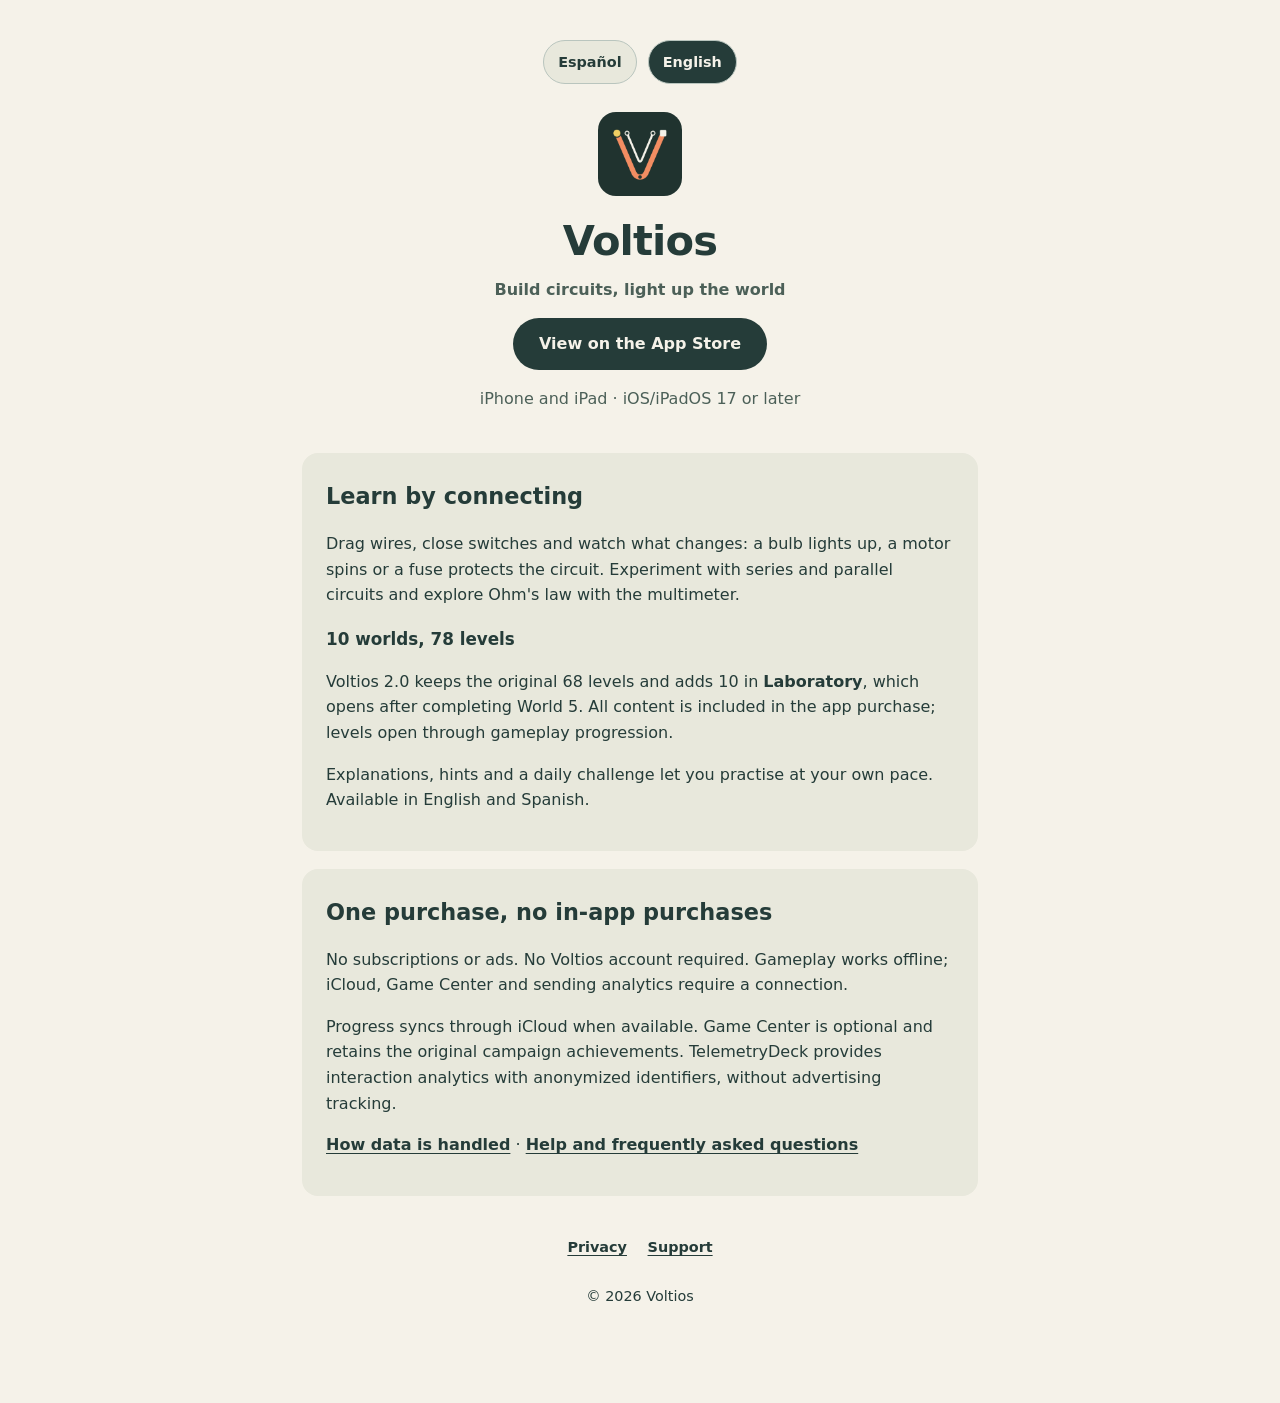
<file: index.html>
<!DOCTYPE html>
<html lang="es">
<head>
<meta charset="utf-8">
<meta name="viewport" content="width=device-width, initial-scale=1">
<title>Voltios — Aprende circuitos jugando</title>
<meta name="description" content="Voltios 2.0: 10 mundos y 78 niveles para aprender electricidad. Laboratorio se abre tras el mundo 5. Compra única, sin suscripciones ni anuncios.">
<link rel="canonical" href="https://inoguerols.github.io/voltios-web/">
<link rel="icon" type="image/png" href="app-icon.png">
<link rel="apple-touch-icon" href="app-icon.png">
<link rel="stylesheet" href="style.css">
</head>
<body class="lang-es">
<div class="wrap">
  <nav class="lang-switch" aria-label="Idioma / Language">
    <button type="button" lang="es" data-lang="es" aria-pressed="true" onclick="setLang('es')">Español</button>
    <button type="button" lang="en" data-lang="en" aria-pressed="false" onclick="setLang('en')">English</button>
  </nav>
  <header class="hero">
    <img class="logo" src="app-icon.png" width="84" height="84" alt="">
    <h1>Voltios</h1>
    <p class="tagline"><span class="es" lang="es">Construye circuitos, enciende el mundo</span><span class="en" lang="en">Build circuits, light up the world</span></p>
    <p><a class="btn" href="https://apps.apple.com/es/app/voltios-puzzles-de-circuitos/id6779986359"><span class="es" lang="es">Ver en App Store</span><span class="en" lang="en">View on the App Store</span></a></p>
    <p class="muted"><span class="es" lang="es">iPhone y iPad · iOS/iPadOS 17 o posterior</span><span class="en" lang="en">iPhone and iPad · iOS/iPadOS 17 or later</span></p>
  </header>
  <main id="content">
    <section class="card">
      <div class="es" lang="es">
        <h2>Aprende conectando</h2>
        <p>Arrastra cables, cierra interruptores y observa qué cambia: una bombilla se enciende, un motor gira o un fusible protege el circuito. Experimenta con serie y paralelo y explora la ley de Ohm con el multímetro.</p>
        <h3>10 mundos, 78 niveles</h3>
        <p>Voltios 2.0 conserva los 68 niveles originales y añade 10 en <strong>Laboratorio</strong>, que se abre al completar el mundo 5. El contenido está incluido en la compra de la app; los niveles se abren siguiendo la progresión del juego.</p>
        <p>Explicaciones, pistas y un reto diario para practicar a tu ritmo. Disponible en español e inglés.</p>
      </div>
      <div class="en" lang="en">
        <h2>Learn by connecting</h2>
        <p>Drag wires, close switches and watch what changes: a bulb lights up, a motor spins or a fuse protects the circuit. Experiment with series and parallel circuits and explore Ohm's law with the multimeter.</p>
        <h3>10 worlds, 78 levels</h3>
        <p>Voltios 2.0 keeps the original 68 levels and adds 10 in <strong>Laboratory</strong>, which opens after completing World 5. All content is included in the app purchase; levels open through gameplay progression.</p>
        <p>Explanations, hints and a daily challenge let you practise at your own pace. Available in English and Spanish.</p>
      </div>
    </section>
    <section class="card">
      <div class="es" lang="es">
        <h2>Todo el juego, una sola compra</h2>
        <p>Sin suscripciones ni anuncios. No necesitas crear una cuenta de Voltios. El juego funciona sin conexión; iCloud, Game Center y el envío de analítica requieren conexión.</p>
        <p>El progreso se sincroniza mediante iCloud cuando está disponible. Game Center es opcional y mantiene los logros de la campaña original. TelemetryDeck proporciona analítica de interacción con identificadores anonimizados, sin seguimiento publicitario.</p>
        <p><a href="privacy.html">Cómo se tratan los datos</a> · <a href="support.html">Ayuda y preguntas frecuentes</a></p>
      </div>
      <div class="en" lang="en">
        <h2>One purchase, no in-app purchases</h2>
        <p>No subscriptions or ads. No Voltios account required. Gameplay works offline; iCloud, Game Center and sending analytics require a connection.</p>
        <p>Progress syncs through iCloud when available. Game Center is optional and retains the original campaign achievements. TelemetryDeck provides interaction analytics with anonymized identifiers, without advertising tracking.</p>
        <p><a href="privacy.html">How data is handled</a> · <a href="support.html">Help and frequently asked questions</a></p>
      </div>
    </section>
  </main>
  <footer>
    <a href="privacy.html"><span class="es" lang="es">Privacidad</span><span class="en" lang="en">Privacy</span></a>
    <a href="support.html"><span class="es" lang="es">Soporte</span><span class="en" lang="en">Support</span></a>
    <p>© 2026 Voltios</p>
  </footer>
</div>
<script src="script.js"></script>
</body>
</html>
</file>
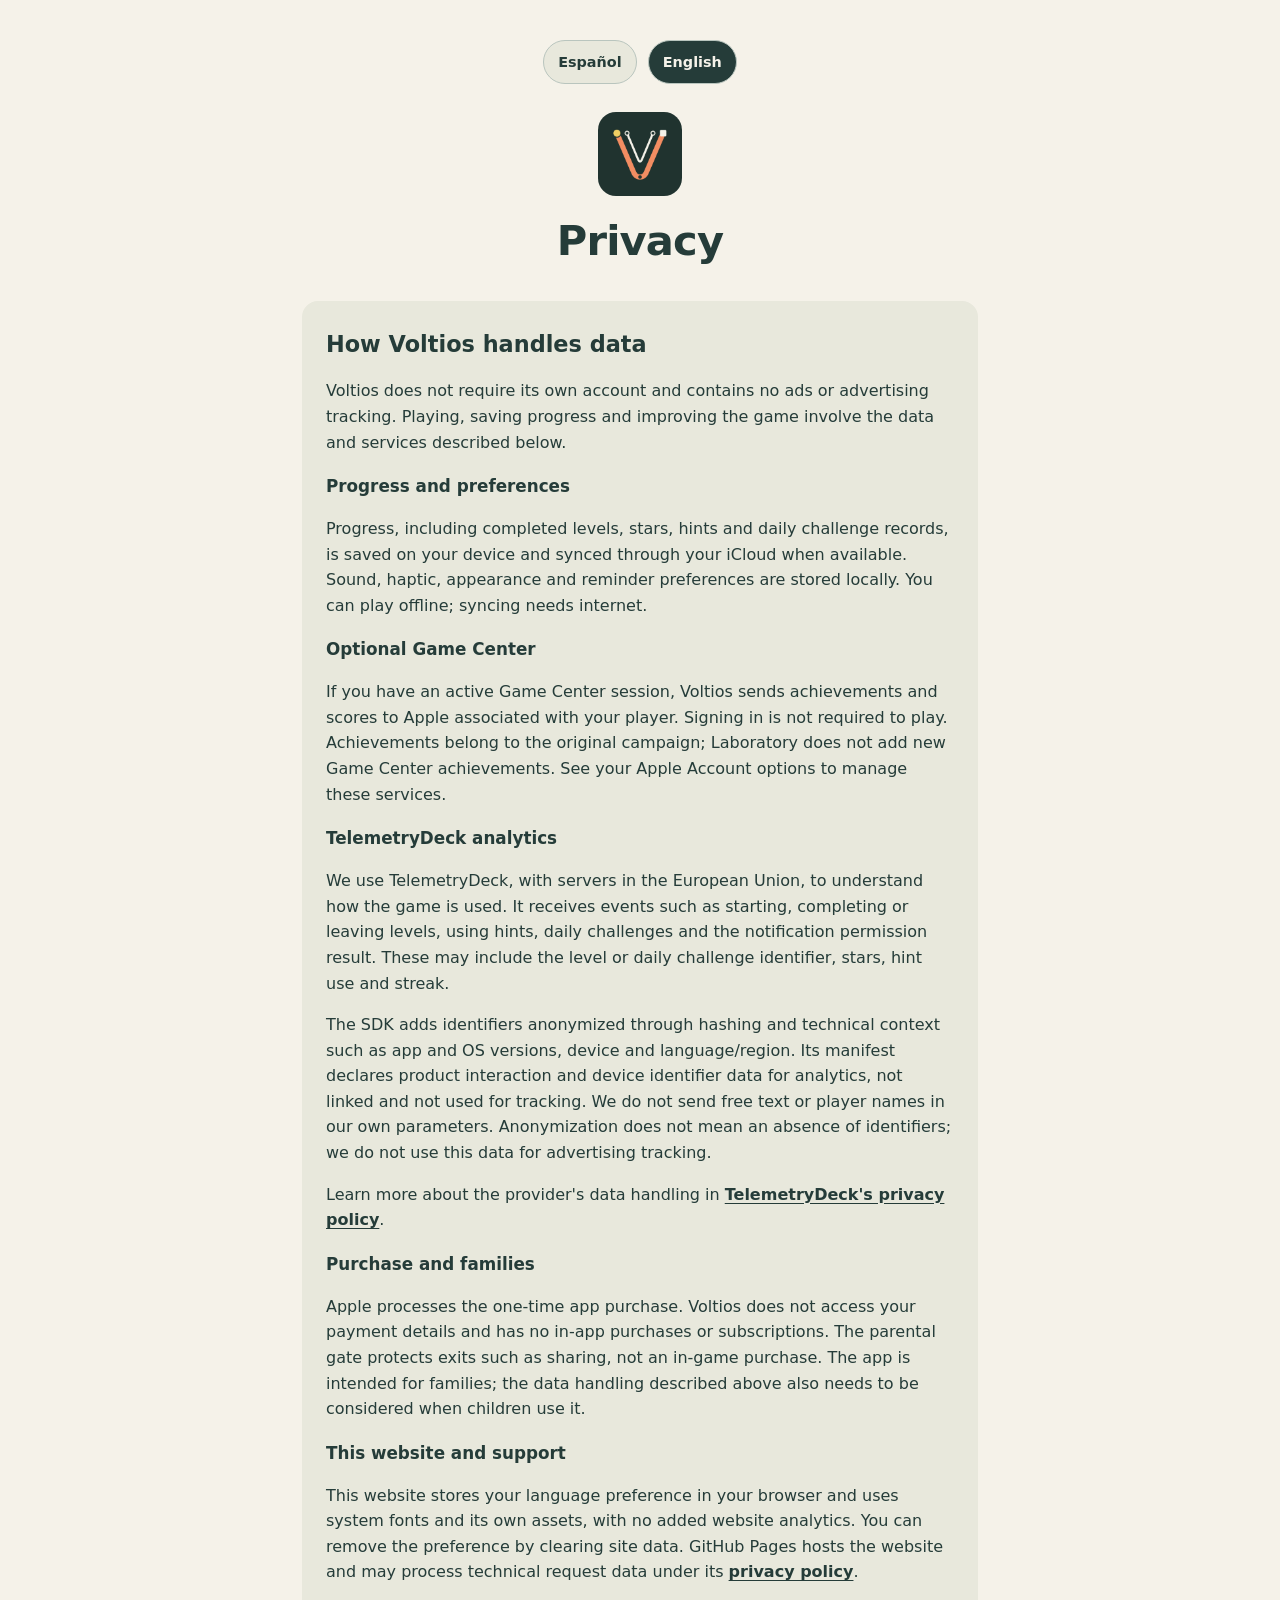
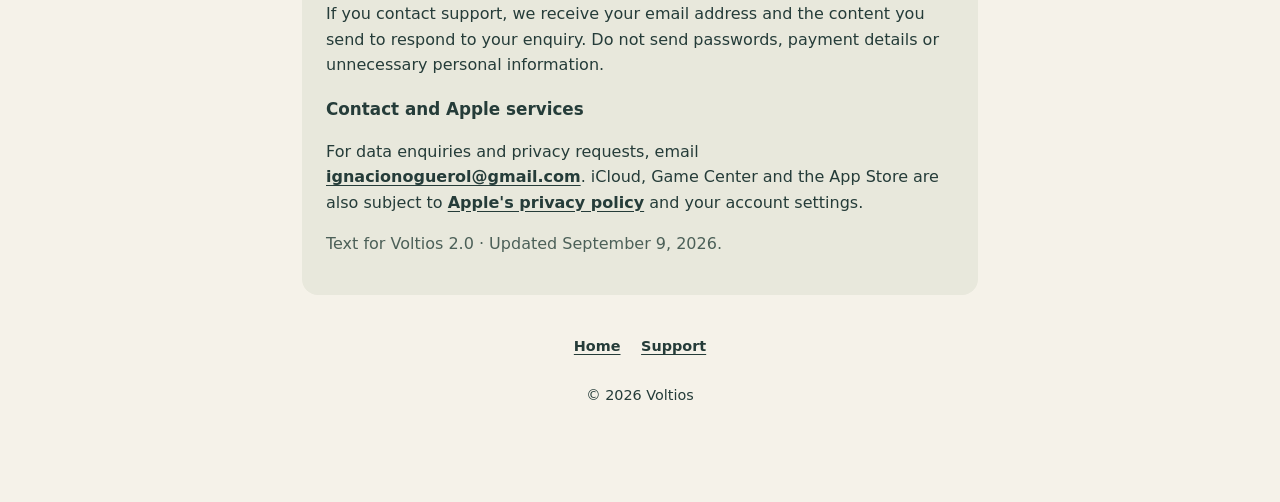
<file: privacy.html>
<!DOCTYPE html>
<html lang="es">
<head>
<meta charset="utf-8">
<meta name="viewport" content="width=device-width, initial-scale=1">
<title>Voltios — Privacidad / Privacy</title>
<meta name="description" content="Privacidad de Voltios: progreso local, iCloud, Game Center opcional y analítica de TelemetryDeck sin seguimiento publicitario.">
<link rel="canonical" href="https://inoguerols.github.io/voltios-web/privacy.html">
<link rel="icon" type="image/png" href="app-icon.png">
<link rel="apple-touch-icon" href="app-icon.png">
<link rel="stylesheet" href="style.css">
</head>
<body class="lang-es">
<div class="wrap">
  <nav class="lang-switch" aria-label="Idioma / Language">
    <button type="button" lang="es" data-lang="es" aria-pressed="true" onclick="setLang('es')">Español</button>
    <button type="button" lang="en" data-lang="en" aria-pressed="false" onclick="setLang('en')">English</button>
  </nav>
  <header class="hero">
    <img class="logo" src="app-icon.png" width="84" height="84" alt="">
    <h1><span class="es" lang="es">Privacidad</span><span class="en" lang="en">Privacy</span></h1>
  </header>
  <main id="content" class="card">
    <div class="es" lang="es">
      <h2>Cómo trata los datos Voltios</h2>
      <p>Voltios no exige crear una cuenta propia y no incluye anuncios ni seguimiento publicitario. Para jugar, guardar progreso y mejorar el juego se utilizan los datos y servicios descritos a continuación.</p>
      <h3>Progreso y preferencias</h3>
      <p>El progreso, incluidos niveles completados, estrellas, pistas y registros del reto diario, se guarda en tu dispositivo y se sincroniza mediante tu iCloud cuando está disponible. Las preferencias de sonido, vibración, apariencia y recordatorios se guardan localmente. Puedes jugar sin conexión; la sincronización necesita internet.</p>
      <h3>Game Center opcional</h3>
      <p>Si tienes una sesión de Game Center activa, Voltios comunica logros y puntuaciones a Apple asociados a tu jugador. No necesitas iniciar sesión para jugar. Los logros corresponden a la campaña original; Laboratorio no añade logros nuevos de Game Center. Consulta las opciones de tu cuenta de Apple para gestionar estos servicios.</p>
      <h3>Analítica de TelemetryDeck</h3>
      <p>Usamos TelemetryDeck, con servidores en la Unión Europea, para entender el uso del juego. Recibe eventos como inicio, finalización o abandono de niveles, uso de pistas, reto diario y resultado del permiso de notificaciones. Pueden incluir el identificador del nivel o diario, estrellas, uso de pistas y racha.</p>
      <p>El SDK añade identificadores anonimizados mediante hash y contexto técnico, como versión de la app y del sistema, dispositivo e idioma/región. Su manifiesto declara datos de interacción con el producto e identificador de dispositivo para analítica, no vinculados y no usados para tracking. No enviamos texto libre ni nombres de jugadores en los parámetros propios. Anonimización no significa ausencia de identificadores; no usamos estos datos para seguimiento publicitario.</p>
      <p>Más información sobre el tratamiento del proveedor: <a href="https://telemetrydeck.com/privacy/">privacidad de TelemetryDeck</a>.</p>
      <h3>Compra y familias</h3>
      <p>Apple procesa la compra única de la app. Voltios no accede a tus datos de pago y no tiene compras dentro de la app ni suscripciones. La puerta parental protege salidas como compartir, no una compra dentro del juego. La app está pensada para familias; los tratamientos anteriores también deben tenerse en cuenta al usarla con menores.</p>
      <h3>Esta web y el soporte</h3>
      <p>Esta web guarda en tu navegador la preferencia de idioma y utiliza fuentes de sistema y recursos propios, sin analítica añadida de la web. Puedes borrar esa preferencia eliminando los datos del sitio. GitHub Pages aloja la web y puede tratar datos técnicos de las solicitudes según su <a href="https://docs.github.com/en/site-policy/privacy-policies/github-general-privacy-statement">política de privacidad</a>.</p>
      <p>Si escribes a soporte, recibimos tu dirección de correo y el contenido que envíes para atender la consulta. No envíes contraseñas, datos de pago ni información personal innecesaria.</p>
      <h3>Contacto y servicios de Apple</h3>
      <p>Para consultas sobre datos y solicitudes de privacidad, escribe a <a href="mailto:ignacionoguerol@gmail.com">ignacionoguerol@gmail.com</a>. iCloud, Game Center y App Store están sujetos también a la <a href="https://www.apple.com/legal/privacy/">política de privacidad de Apple</a> y a los ajustes de tu cuenta.</p>
      <p class="muted">Texto para Voltios 2.0 · Actualizado el 9 de septiembre de 2026.</p>
    </div>
    <div class="en" lang="en">
      <h2>How Voltios handles data</h2>
      <p>Voltios does not require its own account and contains no ads or advertising tracking. Playing, saving progress and improving the game involve the data and services described below.</p>
      <h3>Progress and preferences</h3>
      <p>Progress, including completed levels, stars, hints and daily challenge records, is saved on your device and synced through your iCloud when available. Sound, haptic, appearance and reminder preferences are stored locally. You can play offline; syncing needs internet.</p>
      <h3>Optional Game Center</h3>
      <p>If you have an active Game Center session, Voltios sends achievements and scores to Apple associated with your player. Signing in is not required to play. Achievements belong to the original campaign; Laboratory does not add new Game Center achievements. See your Apple Account options to manage these services.</p>
      <h3>TelemetryDeck analytics</h3>
      <p>We use TelemetryDeck, with servers in the European Union, to understand how the game is used. It receives events such as starting, completing or leaving levels, using hints, daily challenges and the notification permission result. These may include the level or daily challenge identifier, stars, hint use and streak.</p>
      <p>The SDK adds identifiers anonymized through hashing and technical context such as app and OS versions, device and language/region. Its manifest declares product interaction and device identifier data for analytics, not linked and not used for tracking. We do not send free text or player names in our own parameters. Anonymization does not mean an absence of identifiers; we do not use this data for advertising tracking.</p>
      <p>Learn more about the provider's data handling in <a href="https://telemetrydeck.com/privacy/">TelemetryDeck's privacy policy</a>.</p>
      <h3>Purchase and families</h3>
      <p>Apple processes the one-time app purchase. Voltios does not access your payment details and has no in-app purchases or subscriptions. The parental gate protects exits such as sharing, not an in-game purchase. The app is intended for families; the data handling described above also needs to be considered when children use it.</p>
      <h3>This website and support</h3>
      <p>This website stores your language preference in your browser and uses system fonts and its own assets, with no added website analytics. You can remove the preference by clearing site data. GitHub Pages hosts the website and may process technical request data under its <a href="https://docs.github.com/en/site-policy/privacy-policies/github-general-privacy-statement">privacy policy</a>.</p>
      <p>If you contact support, we receive your email address and the content you send to respond to your enquiry. Do not send passwords, payment details or unnecessary personal information.</p>
      <h3>Contact and Apple services</h3>
      <p>For data enquiries and privacy requests, email <a href="mailto:ignacionoguerol@gmail.com">ignacionoguerol@gmail.com</a>. iCloud, Game Center and the App Store are also subject to <a href="https://www.apple.com/legal/privacy/">Apple's privacy policy</a> and your account settings.</p>
      <p class="muted">Text for Voltios 2.0 · Updated September 9, 2026.</p>
    </div>
  </main>
  <footer>
    <a href="index.html"><span class="es" lang="es">Inicio</span><span class="en" lang="en">Home</span></a>
    <a href="support.html"><span class="es" lang="es">Soporte</span><span class="en" lang="en">Support</span></a>
    <p>© 2026 Voltios</p>
  </footer>
</div>
<script src="script.js"></script>
</body>
</html>
</file>
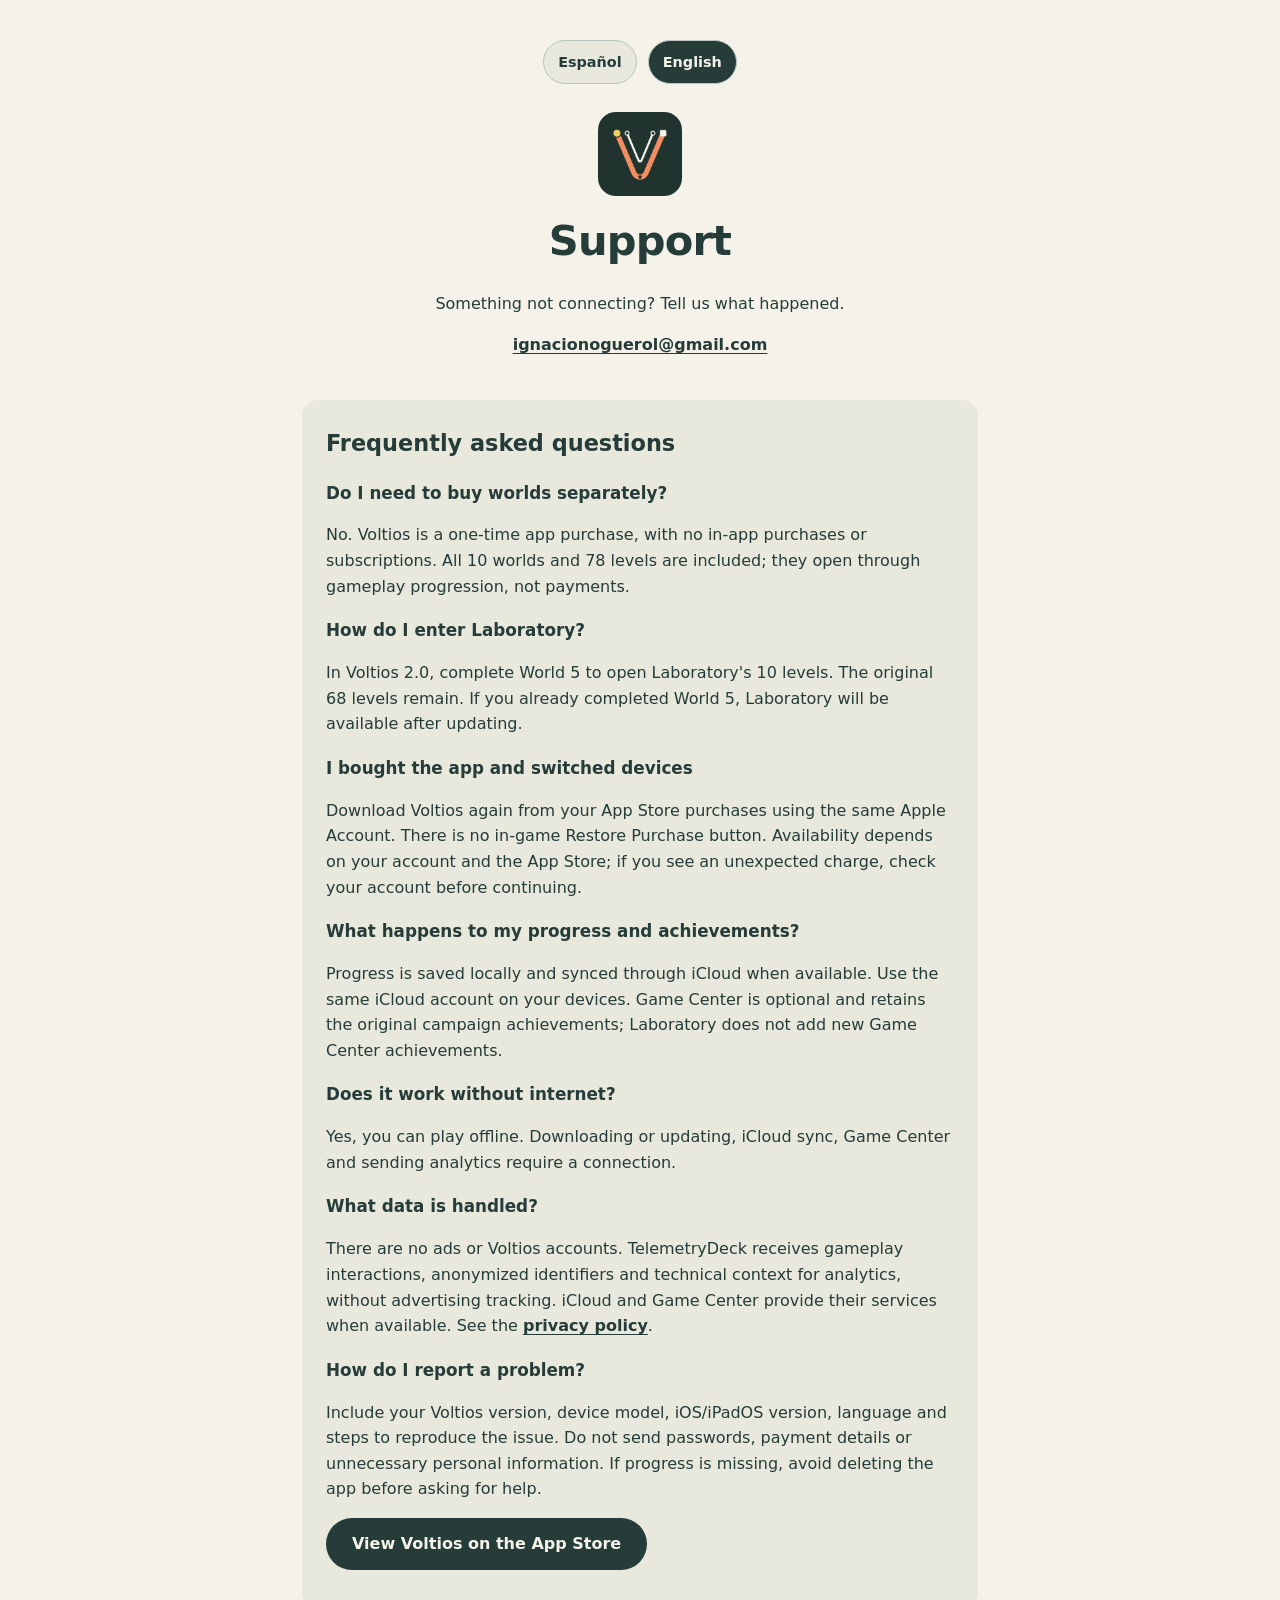
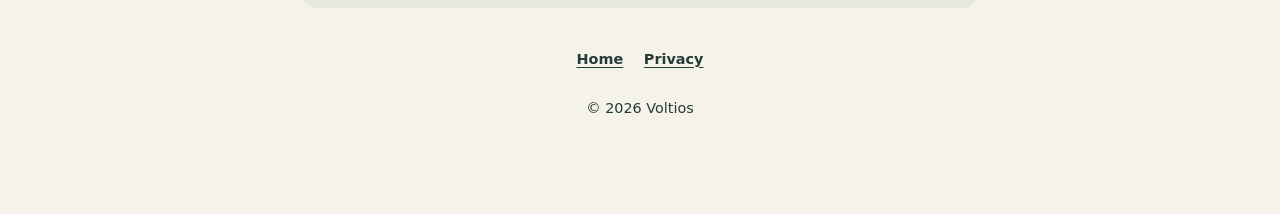
<file: support.html>
<!DOCTYPE html>
<html lang="es">
<head>
<meta charset="utf-8">
<meta name="viewport" content="width=device-width, initial-scale=1">
<title>Voltios — Soporte / Support</title>
<meta name="description" content="Soporte de Voltios: compra de la app, progreso, Laboratorio, privacidad y contacto.">
<link rel="canonical" href="https://inoguerols.github.io/voltios-web/support.html">
<link rel="icon" type="image/png" href="app-icon.png">
<link rel="apple-touch-icon" href="app-icon.png">
<link rel="stylesheet" href="style.css">
</head>
<body class="lang-es">
<div class="wrap">
  <nav class="lang-switch" aria-label="Idioma / Language">
    <button type="button" lang="es" data-lang="es" aria-pressed="true" onclick="setLang('es')">Español</button>
    <button type="button" lang="en" data-lang="en" aria-pressed="false" onclick="setLang('en')">English</button>
  </nav>
  <header class="hero">
    <img class="logo" src="app-icon.png" width="84" height="84" alt="">
    <h1><span class="es" lang="es">Soporte</span><span class="en" lang="en">Support</span></h1>
    <p class="es" lang="es">¿Algo no conecta? Cuéntanos qué ocurre.</p>
    <p class="en" lang="en">Something not connecting? Tell us what happened.</p>
    <p><a href="mailto:ignacionoguerol@gmail.com">ignacionoguerol@gmail.com</a></p>
  </header>
  <main id="content" class="card">
    <div class="es" lang="es">
      <h2>Preguntas frecuentes</h2>
      <h3>¿Tengo que comprar mundos por separado?</h3>
      <p>No. Voltios es una compra única de la app, sin compras dentro de la app ni suscripciones. Los 10 mundos y 78 niveles están incluidos; se abren según la progresión del juego, no mediante pagos.</p>
      <h3>¿Cómo entro en Laboratorio?</h3>
      <p>En Voltios 2.0, completa el mundo 5 para abrir los 10 niveles de Laboratorio. Los 68 niveles originales se mantienen. Si ya completaste el mundo 5, Laboratorio estará disponible al actualizar.</p>
      <h3>Compré la app y cambié de dispositivo</h3>
      <p>Vuelve a descargar Voltios desde tus compras de App Store con la misma cuenta de Apple. No hay un botón de «Restaurar compra» dentro del juego. La disponibilidad depende de tu cuenta y de App Store; si aparece un cobro inesperado, comprueba la cuenta antes de continuar.</p>
      <h3>¿Qué pasa con mi progreso y mis logros?</h3>
      <p>El progreso se guarda localmente y se sincroniza mediante iCloud cuando está disponible. Usa la misma cuenta de iCloud en tus dispositivos. Game Center es opcional y mantiene los logros de la campaña original; Laboratorio no añade logros nuevos de Game Center.</p>
      <h3>¿Funciona sin internet?</h3>
      <p>Sí, puedes jugar sin conexión. La descarga o actualización, la sincronización de iCloud, Game Center y el envío de analítica requieren conexión.</p>
      <h3>¿Qué datos se tratan?</h3>
      <p>No hay anuncios ni una cuenta propia de Voltios. TelemetryDeck recibe interacciones de juego, identificadores anonimizados y contexto técnico para analítica, sin seguimiento publicitario. iCloud y Game Center prestan sus servicios cuando están disponibles. Consulta la <a href="privacy.html">política de privacidad</a>.</p>
      <h3>¿Cómo informo de un problema?</h3>
      <p>Indica versión de Voltios, modelo de dispositivo, versión de iOS/iPadOS, idioma y pasos para reproducirlo. No envíes contraseñas, datos de pago ni información personal innecesaria. Si falta progreso, evita borrar la app antes de pedir ayuda.</p>
      <p><a class="btn" href="https://apps.apple.com/es/app/voltios-puzzles-de-circuitos/id6779986359">Ver Voltios en App Store</a></p>
    </div>
    <div class="en" lang="en">
      <h2>Frequently asked questions</h2>
      <h3>Do I need to buy worlds separately?</h3>
      <p>No. Voltios is a one-time app purchase, with no in-app purchases or subscriptions. All 10 worlds and 78 levels are included; they open through gameplay progression, not payments.</p>
      <h3>How do I enter Laboratory?</h3>
      <p>In Voltios 2.0, complete World 5 to open Laboratory's 10 levels. The original 68 levels remain. If you already completed World 5, Laboratory will be available after updating.</p>
      <h3>I bought the app and switched devices</h3>
      <p>Download Voltios again from your App Store purchases using the same Apple Account. There is no in-game Restore Purchase button. Availability depends on your account and the App Store; if you see an unexpected charge, check your account before continuing.</p>
      <h3>What happens to my progress and achievements?</h3>
      <p>Progress is saved locally and synced through iCloud when available. Use the same iCloud account on your devices. Game Center is optional and retains the original campaign achievements; Laboratory does not add new Game Center achievements.</p>
      <h3>Does it work without internet?</h3>
      <p>Yes, you can play offline. Downloading or updating, iCloud sync, Game Center and sending analytics require a connection.</p>
      <h3>What data is handled?</h3>
      <p>There are no ads or Voltios accounts. TelemetryDeck receives gameplay interactions, anonymized identifiers and technical context for analytics, without advertising tracking. iCloud and Game Center provide their services when available. See the <a href="privacy.html">privacy policy</a>.</p>
      <h3>How do I report a problem?</h3>
      <p>Include your Voltios version, device model, iOS/iPadOS version, language and steps to reproduce the issue. Do not send passwords, payment details or unnecessary personal information. If progress is missing, avoid deleting the app before asking for help.</p>
      <p><a class="btn" href="https://apps.apple.com/es/app/voltios-puzzles-de-circuitos/id6779986359">View Voltios on the App Store</a></p>
    </div>
  </main>
  <footer>
    <a href="index.html"><span class="es" lang="es">Inicio</span><span class="en" lang="en">Home</span></a>
    <a href="privacy.html"><span class="es" lang="es">Privacidad</span><span class="en" lang="en">Privacy</span></a>
    <p>© 2026 Voltios</p>
  </footer>
</div>
<script src="script.js"></script>
</body>
</html>
</file>
<file: style.css>
/* Light diagram colors from App/Design/Tokens.swift; system typography. */
:root {
  --cream: #f5f2e9;
  --card: #e8e8dc;
  --ink: #253c39;
  --muted: #4c6058;
  --stroke: #b9c5be;
}

@media (prefers-color-scheme: dark) {
  :root {
    --cream: #20332f;
    --card: #30483e;
    --ink: #f0f0df;
    --muted: #b8c7bd;
    --stroke: #536b60;
  }
}

* { box-sizing: border-box; }

body {
  margin: 0;
  font-family: -apple-system, BlinkMacSystemFont, "Segoe UI", system-ui, sans-serif;
  background: var(--cream);
  color: var(--ink);
  line-height: 1.6;
  -webkit-font-smoothing: antialiased;
  overflow-wrap: anywhere;
}

.wrap { max-width: 720px; margin: 0 auto; padding: 32px 22px 80px; }

header.hero { text-align: center; padding: 24px 0 8px; }

.logo {
  width: 84px; height: 84px; margin: 0 auto 12px;
  display: block; border-radius: 18px;
}

h1 { font-weight: 800; font-size: clamp(2rem, 8vw, 2.6rem); margin: 0; letter-spacing: -.02em; }
h1, h2, h3 { text-wrap: balance; }
.tagline { color: var(--muted); font-weight: 600; margin-top: 2px; }

.card {
  background: var(--card);
  border-radius: 16px;
  padding: 22px 24px;
  margin: 18px 0;
}

h2 { font-weight: 800; font-size: 1.4rem; margin: 4px 0 10px; }
h3 { font-weight: 800; font-size: 1.05rem; margin: 18px 0 4px; }
p, li { color: var(--ink); }
.muted { color: var(--muted); }
ul { padding-left: 20px; }

a { color: var(--ink); font-weight: 650; text-underline-offset: .2em; }
a:hover { text-decoration-thickness: 2px; }
a:focus-visible, button:focus-visible { outline: 3px solid var(--ink); outline-offset: 4px; }

.btn {
  display: inline-block;
  background: var(--ink);
  color: var(--cream);
  font-weight: 800;
  padding: 13px 26px;
  border-radius: 999px;
  text-decoration: none;
}
.btn:hover { opacity: .9; text-decoration: underline; }

.lang-switch { text-align: center; margin: 8px 0 4px; }
.lang-switch button {
  font-family: inherit; font-weight: 800; font-size: .9rem;
  border: 1px solid var(--stroke); cursor: pointer; padding: 10px 14px; margin: 0 3px;
  min-height: 44px;
  border-radius: 999px; background: var(--card); color: var(--ink);
}
.lang-switch button[aria-pressed="true"] { background: var(--ink); color: var(--cream); }

footer { text-align: center; color: var(--muted); font-size: .9rem; margin-top: 28px; }
footer a { display: inline-block; padding: 12px 8px; }

body.lang-es .en { display: none; }
body.lang-en .es { display: none; }
</file>
